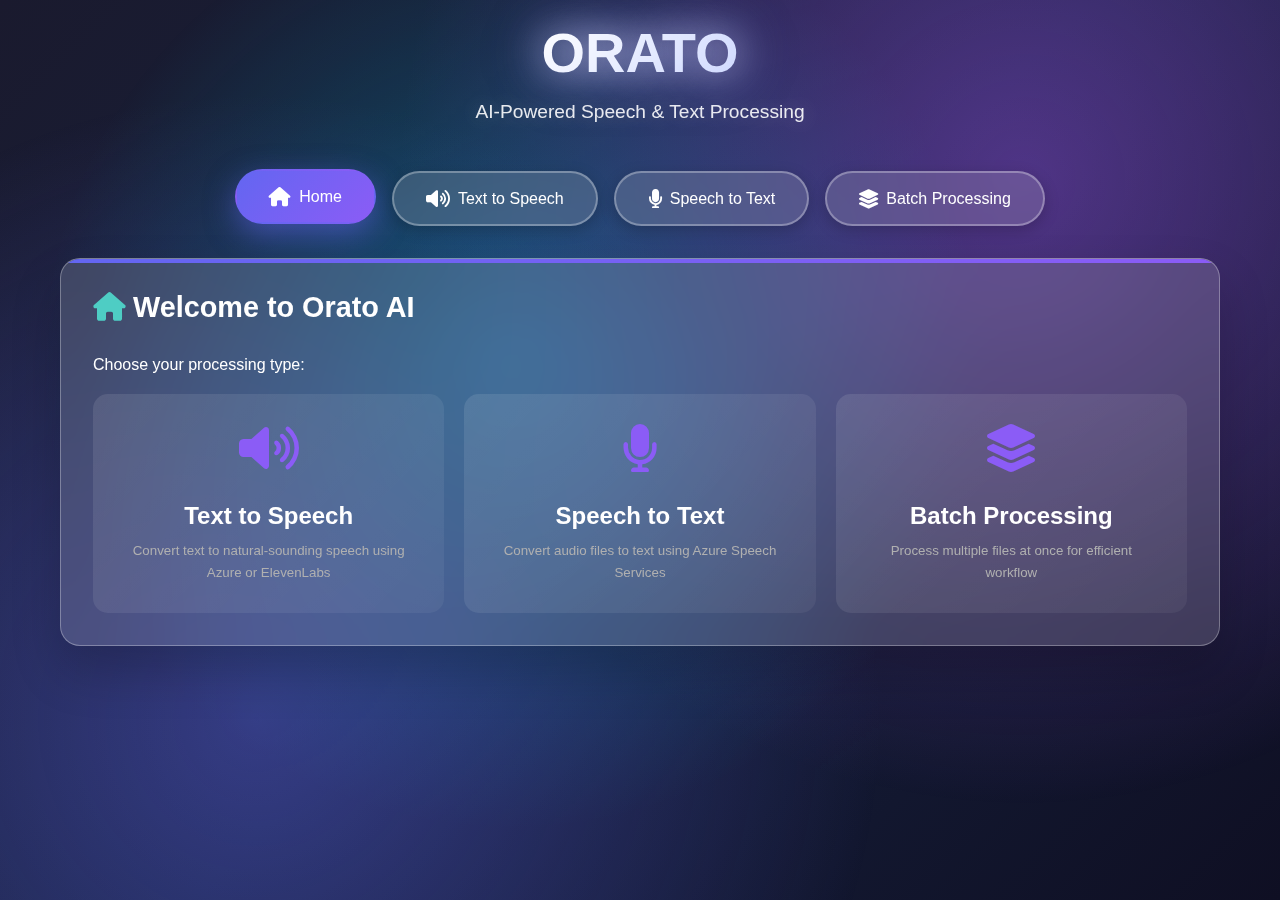
<file: templates/index.html>
<!DOCTYPE html>
<html lang="en">
<head>
    <meta charset="UTF-8">
    <meta name="viewport" content="width=device-width, initial-scale=1.0">
    <title>Orato AI - Speech & Text Processing</title>
    <link rel="stylesheet" href="/static/style.css">
    <link rel="stylesheet" href="https://cdnjs.cloudflare.com/ajax/libs/font-awesome/6.0.0/css/all.min.css">
    <link rel="icon" href="data:image/svg+xml,<svg xmlns='http://www.w3.org/2000/svg' viewBox='0 0 100 100'><text y='.9em' font-size='90'>🎤</text></svg>">
</head>
<body>
    <div class="container">
        <header class="header">
            <div class="logo">
                <h1>ORATO</h1>
                <p class="tagline">AI-Powered Speech & Text Processing</p>
            </div>
        </header>

        <!-- Navigation Tabs -->
        <nav class="tab-navigation">
            <button class="tab-btn active" data-tab="home">
                <i class="fas fa-home"></i>
                <span>Home</span>
            </button>
            <button class="tab-btn" data-tab="tts">
                <i class="fas fa-volume-up"></i>
                <span>Text to Speech</span>
            </button>
            <button class="tab-btn" data-tab="stt">
                <i class="fas fa-microphone"></i>
                <span>Speech to Text</span>
            </button>
            <button class="tab-btn" data-tab="batch">
                <i class="fas fa-layer-group"></i>
                <span>Batch Processing</span>
            </button>
        </nav>

        <!-- Main Content -->
        <main class="main-content">
            <!-- Home Tab -->
            <div class="tab-content active" id="home-tab">
                <div class="card">
                    <div class="card-header">
                        <h2><i class="fas fa-home"></i> Welcome to Orato AI</h2>
                    </div>
                    <div class="card-body">
                        <p>Choose your processing type:</p>
                        <div class="feature-grid">
                            <button class="feature-card" data-tab="tts">
                                <i class="fas fa-volume-up"></i>
                                <h3>Text to Speech</h3>
                                <p>Convert text to natural-sounding speech using Azure or ElevenLabs</p>
                            </button>
                            <button class="feature-card" data-tab="stt">
                                <i class="fas fa-microphone"></i>
                                <h3>Speech to Text</h3>
                                <p>Convert audio files to text using Azure Speech Services</p>
                            </button>
                            <button class="feature-card" data-tab="batch">
                                <i class="fas fa-layer-group"></i>
                                <h3>Batch Processing</h3>
                                <p>Process multiple files at once for efficient workflow</p>
                            </button>
                        </div>
                    </div>
                </div>
            </div>

            <!-- Text to Speech Tab -->
            <div class="tab-content" id="tts-tab">
                <div class="card">
                    <div class="card-header">
                        <h2><i class="fas fa-volume-up"></i> Text to Speech</h2>
                        <div class="provider-selector">
                            <label class="radio-container">
                                <input type="radio" name="tts-provider" value="azure" checked>
                                <span class="radio-custom"></span>
                                <span class="radio-label">Azure</span>
                            </label>
                            <label class="radio-container">
                                <input type="radio" name="tts-provider" value="elevenlabs">
                                <span class="radio-custom"></span>
                                <span class="radio-label">ElevenLabs</span>
                            </label>
                        </div>
                    </div>
                    
                    <div class="card-body">
                        <div class="form-group">
                            <label for="tts-text">Text to Convert</label>
                            <textarea id="tts-text" placeholder="Enter the text you want to convert to speech..." rows="4"></textarea>
                        </div>

                        <div class="form-group">
                            <label for="tts-language">Language</label>
                            <input type="text" id="tts-language" placeholder="e.g., en-US, ar-SA, hi-IN, fr-FR, ps-AF, prs-AF" value="en-US">
                        </div>

                        <!-- Azure Fields -->
                        <div class="azure-only">
                            <div class="form-group">
                                <label for="tts-voice">Voice Name</label>
                                <input type="text" id="tts-voice" placeholder="e.g., en-US-AvaNeural, ar-SA-ZariyahNeural" value="en-US-AvaNeural">
                            </div>
                            <div class="form-group">
                                <label for="tts-api-key">Azure API Key</label>
                                <input type="password" id="tts-api-key" placeholder="Enter your Azure API key">
                            </div>
                            <div class="form-group">
                                <label for="tts-region">Azure Region</label>
                                <input type="text" id="tts-region" placeholder="e.g., eastus, westus2, centralus" value="eastus">
                            </div>
                        </div>

                        <!-- ElevenLabs Fields -->
                        <div class="elevenlabs-only" style="display: none;">
                            <div class="form-group">
                                <label for="tts-elevenlabs-key">ElevenLabs API Key</label>
                                <input type="password" id="tts-elevenlabs-key" placeholder="Enter your ElevenLabs API key">
                            </div>
                            <div class="form-group">
                                <label for="tts-elevenlabs-voice">ElevenLabs Voice ID</label>
                                <input type="text" id="tts-elevenlabs-voice" placeholder="Enter ElevenLabs Voice ID">
                            </div>
                        </div>

                        <button id="tts-generate" class="btn-primary">
                            <i class="fas fa-magic"></i> Generate Speech
                        </button>
                    </div>
                </div>

                <div class="result-area" id="tts-result" style="display: none;">
                    <div class="card">
                        <div class="card-header">
                            <h2><i class="fas fa-file-audio"></i> Generated Audio</h2>
                        </div>
                        <div class="card-body">
                            <div class="audio-player">
                                <div class="waveform" id="waveform">
                                    <div class="waveform-container">
                                        <div class="wave-bar"></div>
                                        <div class="wave-bar"></div>
                                        <div class="wave-bar"></div>
                                        <div class="wave-bar"></div>
                                        <div class="wave-bar"></div>
                                        <div class="wave-bar"></div>
                                        <div class="wave-bar"></div>
                                        <div class="wave-bar"></div>
                                        <div class="wave-bar"></div>
                                        <div class="wave-bar"></div>
                                        <div class="wave-bar"></div>
                                        <div class="wave-bar"></div>
                                        <div class="wave-bar"></div>
                                        <div class="wave-bar"></div>
                                        <div class="wave-bar"></div>
                                        <div class="wave-bar"></div>
                                        <div class="wave-bar"></div>
                                        <div class="wave-bar"></div>
                                        <div class="wave-bar"></div>
                                        <div class="wave-bar"></div>
                                    </div>
                                </div>
                                <div class="player-controls">
                                    <button id="play-btn" class="btn-play">
                                        <i class="fas fa-play"></i>
                                    </button>
                                    <div class="progress-container">
                                        <div class="progress-bar" id="progress-bar">
                                            <div class="progress" id="progress"></div>
                                        </div>
                                        <div class="time" id="time">0:00 / 0:00</div>
                                    </div>
                                    <button id="download-btn" class="btn-download">
                                        <i class="fas fa-download"></i> Download
                                    </button>
                                </div>
                            </div>
                        </div>
                    </div>
                </div>
            </div>

            <!-- Speech to Text Tab -->
            <div class="tab-content" id="stt-tab">
                <div class="card">
                    <div class="card-header">
                        <h2><i class="fas fa-microphone"></i> Speech to Text</h2>
                    </div>
                    
                    <div class="card-body">
                        <div class="upload-area" id="stt-upload-area">
                            <div class="upload-content">
                                <i class="fas fa-cloud-upload-alt"></i>
                                <h3>Drop audio file here</h3>
                                <p>or click to browse</p>
                                <input type="file" id="stt-file" accept="audio/*" style="display: none;">
                            </div>
                        </div>

                        <div class="form-group">
                            <label for="stt-language">Language</label>
                            <input type="text" id="stt-language" placeholder="e.g., en-US, ar-SA, hi-IN, fr-FR, ps-AF, prs-AF" value="en-US">
                        </div>

                        <div class="form-group">
                            <label for="stt-api-key">Azure API Key</label>
                            <input type="password" id="stt-api-key" placeholder="Enter your Azure API key">
                        </div>

                        <div class="form-group">
                            <label for="stt-region">Azure Region</label>
                            <input type="text" id="stt-region" placeholder="e.g., eastus, westus2, centralus" value="eastus">
                        </div>

                        <button id="stt-process" class="btn-primary">
                            <i class="fas fa-cog"></i> Process Audio
                        </button>
                    </div>
                </div>

                <div class="result-area" id="stt-result" style="display: none;">
                    <div class="card">
                        <div class="card-header">
                            <h2><i class="fas fa-file-text"></i> Transcription Result</h2>
                        </div>
                        <div class="card-body">
                            <div class="text-result" id="stt-text"></div>
                        </div>
                    </div>
                </div>
            </div>

            <!-- Batch Processing Tab -->
            <div class="tab-content" id="batch-tab">
                <div class="card">
                    <div class="card-header">
                        <h2><i class="fas fa-layer-group"></i> Batch Processing</h2>
                        <div class="provider-selector">
                            <label class="radio-container">
                                <input type="radio" name="batch-provider" value="azure" checked>
                                <span class="radio-custom"></span>
                                <span class="radio-label">Azure</span>
                            </label>
                        </div>
                    </div>
                    
                    <div class="card-body">
                        <div class="processing-type">
                            <label class="radio-container">
                                <input type="radio" name="batch-type" value="tts" checked>
                                <span class="radio-custom"></span>
                                <span class="radio-label">Text to Speech</span>
                            </label>
                        </div>

                        <div class="upload-area" id="batch-upload-area">
                            <div class="upload-content">
                                <i class="fas fa-cloud-upload-alt"></i>
                                <h3>Drop JSON file here</h3>
                                <p>or click to browse</p>
                                <input type="file" id="batch-file" accept=".json" style="display: none;">
                            </div>
                        </div>

                        <div class="form-group">
                            <label for="batch-language">Language</label>
                            <input type="text" id="batch-language" placeholder="e.g., en-US, ar-SA, hi-IN, fr-FR, ps-AF, prs-AF" value="en-US">
                        </div>

                        <!-- Azure Fields -->
                        <div class="azure-only">
                            <div class="form-group">
                                <label for="batch-voice">Voice Name</label>
                                <input type="text" id="batch-voice" placeholder="e.g., en-US-AvaNeural, ar-SA-ZariyahNeural" value="en-US-AvaNeural">
                            </div>
                            <div class="form-group">
                                <label for="batch-api-key">Azure API Key</label>
                                <input type="password" id="batch-api-key" placeholder="Enter your Azure API key">
                            </div>
                            <div class="form-group">
                                <label for="batch-region">Azure Region</label>
                                <input type="text" id="batch-region" placeholder="e.g., eastus, westus2, centralus" value="eastus">
                            </div>
                        </div>

                        <button id="batch-process" class="btn-primary">
                            <i class="fas fa-cog"></i> Process Batch
                        </button>
                    </div>
                </div>

                <div class="result-area" id="batch-result" style="display: none;">
                    <div class="card">
                        <div class="card-header">
                            <h2><i class="fas fa-file-download"></i> Batch Results</h2>
                        </div>
                        <div class="card-body">
                            <div class="text-result" id="batch-text"></div>
                            <button id="batch-download" class="btn-download">
                                <i class="fas fa-download"></i> Download ZIP File
                            </button>
                            <a id="batch-download-link" href="#" style="display: none;" download>Hidden Download Link</a>
                        </div>
                    </div>
                </div>
            </div>
        </main>
    </div>

    <script src="/static/script.js"></script>
</body>
</html>
</file>
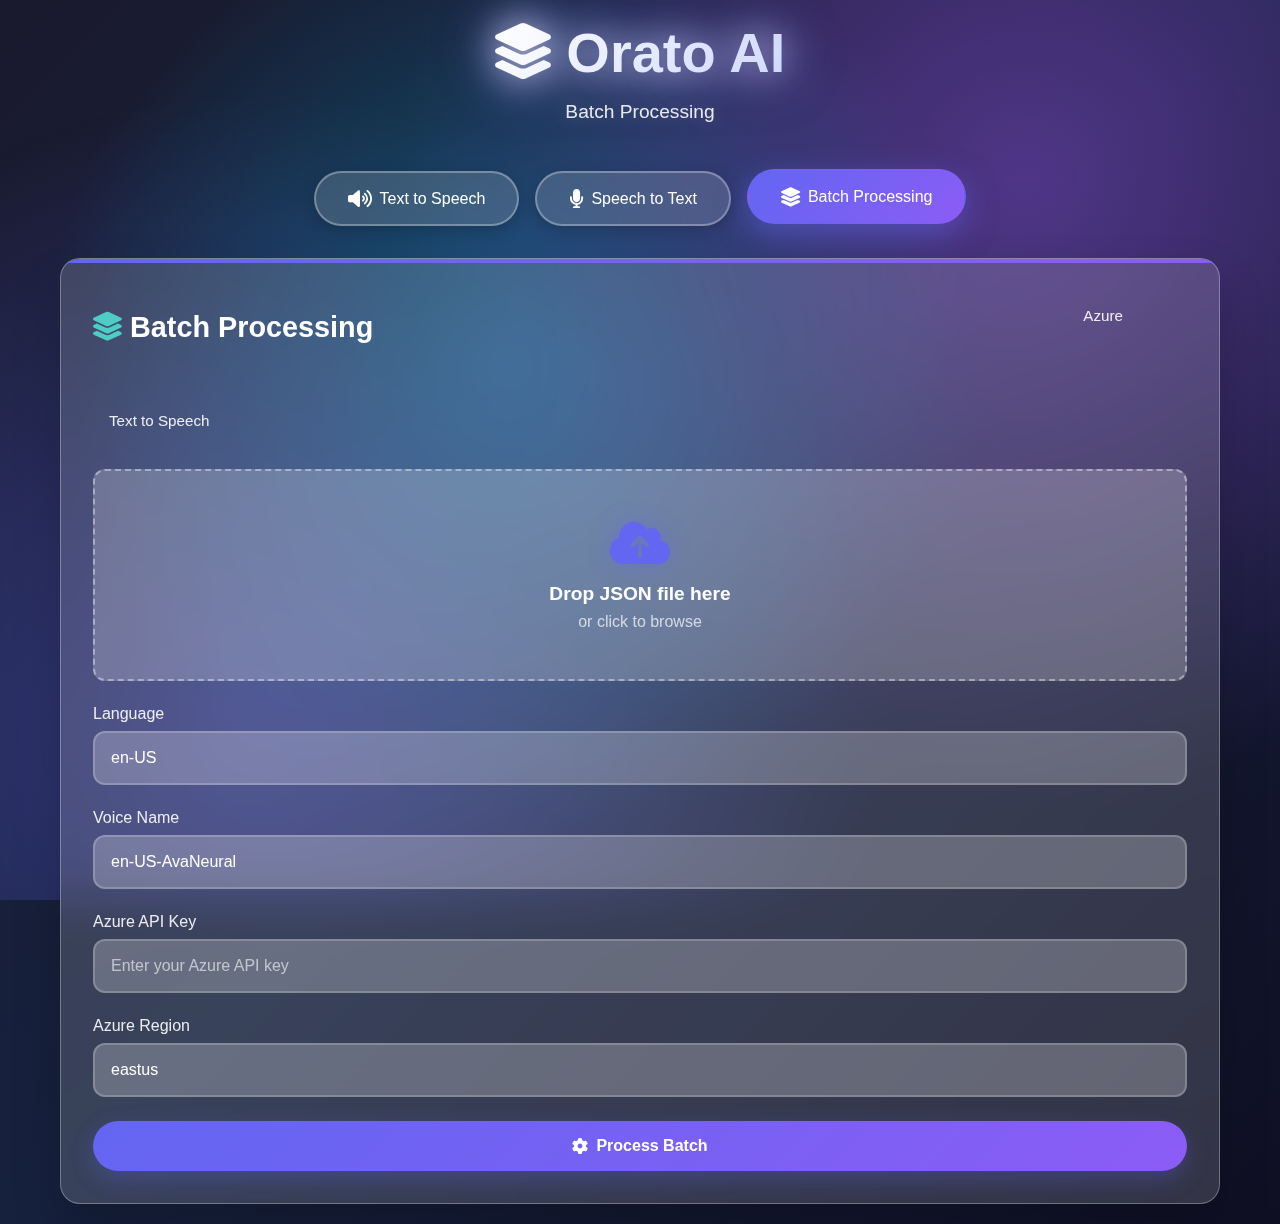
<file: templates/batch.html>
<!DOCTYPE html>
<html lang="en">
<head>
    <meta charset="UTF-8">
    <meta name="viewport" content="width=device-width, initial-scale=1.0">
    <title>Batch Processing - Orato AI</title>
    <link rel="stylesheet" href="/static/style.css">
    <link rel="stylesheet" href="https://cdnjs.cloudflare.com/ajax/libs/font-awesome/6.0.0/css/all.min.css">
    <link rel="icon" href="data:image/svg+xml,<svg xmlns='http://www.w3.org/2000/svg' viewBox='0 0 100 100'><text y='.9em' font-size='90'>📦</text></svg>">
</head>
<body>
    <div class="container">
        <header class="header">
            <div class="logo">
                <h1><i class="fas fa-layer-group"></i> Orato AI</h1>
                <p class="tagline">Batch Processing</p>
            </div>
        </header>

        <!-- Navigation Tabs -->
        <nav class="tab-navigation">
            <a href="/tts" class="tab-btn">
                <i class="fas fa-volume-up"></i>
                <span>Text to Speech</span>
            </a>
            <a href="/stt" class="tab-btn">
                <i class="fas fa-microphone"></i>
                <span>Speech to Text</span>
            </a>
            <a href="/batch" class="tab-btn active">
                <i class="fas fa-layer-group"></i>
                <span>Batch Processing</span>
            </a>
        </nav>

        <main class="main-content">
            <div class="card">
                <div class="card-header">
                    <h2><i class="fas fa-layer-group"></i> Batch Processing</h2>
                    <div class="provider-selector">
                        <label class="radio-container">
                            <input type="radio" name="batch-provider" value="azure" checked>
                            <span class="radio-label">Azure</span>
                        </label>
                       <!--- <label class="radio-container">
                            <input type="radio" name="batch-provider" value="elevenlabs">
                            <span class="radio-label">ElevenLabs</span>
                        </label>-->
                    </div>
                </div>
                
                <div class="card-body">
                    <div class="processing-type">
                        <label class="radio-container">
                            <input type="radio" name="batch-type" value="tts" checked>
                            <span class="radio-label">Text to Speech</span>
                        </label>
                       <!--<label class="radio-container">
                            <input type="radio" name="batch-type" value="stt">
                            <span class="radio-label">Speech to Text</span>
                        </label>-->
                    </div>

                    <div class="upload-area" id="batch-upload-area">
                        <div class="upload-content">
                            <i class="fas fa-cloud-upload-alt"></i>
                            <h3>Drop JSON file here</h3>
                            <p>or click to browse</p>
                            <input type="file" id="batch-file" accept=".json" style="display: none;">
                        </div>
                    </div>

                    <div class="form-group">
                        <label for="batch-language">Language</label>
                        <input type="text" id="batch-language" placeholder="e.g., en-US, ar-SA, hi-IN, fr-FR, ps-AF, prs-AF" value="en-US">
                    </div>

                    <!-- Azure Fields -->
                    <div class="azure-only">
                        <div class="form-group">
                            <label for="batch-voice">Voice Name</label>
                            <input type="text" id="batch-voice" placeholder="e.g., en-US-AvaNeural, ar-SA-ZariyahNeural" value="en-US-AvaNeural">
                        </div>
                        <div class="form-group">
                            <label for="batch-api-key">Azure API Key</label>
                            <input type="password" id="batch-api-key" placeholder="Enter your Azure API key">
                        </div>
                        <div class="form-group">
                            <label for="batch-region">Azure Region</label>
                            <input type="text" id="batch-region" placeholder="e.g., eastus, westus2, centralus" value="eastus">
                        </div>
                    </div>

                    <!-- ElevenLabs Fields -->
                    <div class="elevenlabs-only" style="display: none;">
                        <div class="form-group">
                            <label for="batch-elevenlabs-key">ElevenLabs API Key</label>
                            <input type="password" id="batch-elevenlabs-key" placeholder="Enter your ElevenLabs API key">
                        </div>
                        <div class="form-group">
                            <label for="batch-elevenlabs-voice">ElevenLabs Voice ID</label>
                            <input type="text" id="batch-elevenlabs-voice" placeholder="Enter ElevenLabs Voice ID">
                        </div>
                    </div>

                    <button id="batch-process" class="btn-primary">
                        <i class="fas fa-cog"></i> Process Batch
                    </button>
                </div>
            </div>

            <div class="result-area" id="batch-result" style="display: none;">
                <div class="card">
                    <div class="card-header">
                        <h2><i class="fas fa-file-download"></i> Batch Results</h2>
                    </div>
                    <div class="card-body">
                        <div class="text-result" id="batch-text"></div>
                        <button id="batch-download" class="btn-download">
                            <i class="fas fa-download"></i> Download ZIP File
                        </button>
                        <a id="batch-download-link" href="#" style="display: none;" download>Hidden Download Link</a>
                    </div>
                </div>
            </div>
        </main>
    </div>

    <script>
        // Global reference to file input to prevent it from being lost
        let globalBatchFileInput = null;
        
        document.addEventListener('DOMContentLoaded', () => {
            console.log('Batch Page Loaded');
            
            // Provider switching
            document.querySelectorAll('input[name="batch-provider"]').forEach(radio => {
                radio.addEventListener('change', (e) => {
                    const azureFields = document.querySelectorAll('.azure-only');
                    const elevenlabsFields = document.querySelectorAll('.elevenlabs-only');
                    
                    if (e.target.value === 'azure') {
                        azureFields.forEach(field => field.style.display = 'block');
                        elevenlabsFields.forEach(field => field.style.display = 'none');
                    } else {
                        azureFields.forEach(field => field.style.display = 'none');
                        elevenlabsFields.forEach(field => field.style.display = 'block');
                    }
                });
            });

            // Batch type switching
            document.querySelectorAll('input[name="batch-type"]').forEach(radio => {
                radio.addEventListener('change', (e) => {
                    const voiceField = document.getElementById('batch-voice');
                    const languageField = document.getElementById('batch-language');
                    
                    if (e.target.value === 'stt') {
                        voiceField.style.display = 'none';
                        voiceField.previousElementSibling.style.display = 'none';
                        languageField.placeholder = 'e.g., en-US, ar-SA, hi-IN, fr-FR, ps-AF, prs-AF';
                    } else {
                        voiceField.style.display = 'block';
                        voiceField.previousElementSibling.style.display = 'block';
                        languageField.placeholder = 'e.g., en-US, ar-SA, hi-IN, fr-FR, ps-AF, prs-AF';
                    }
                });
            });

            // File upload
            const batchUploadArea = document.getElementById('batch-upload-area');
            const batchFileInput = document.getElementById('batch-file');
            
            // Store global reference
            globalBatchFileInput = batchFileInput;
            
            batchUploadArea.addEventListener('click', () => {
                globalBatchFileInput.click();
            });

            globalBatchFileInput.addEventListener('change', (e) => {
                if (e.target.files && e.target.files.length > 0) {
                    // Update only the upload-content div, not the entire innerHTML
                    const uploadContent = batchUploadArea.querySelector('.upload-content');
                    if (uploadContent) {
                        uploadContent.innerHTML = `
                            <i class="fas fa-check-circle" style="color: #28a745;"></i>
                            <h3>File Selected</h3>
                            <p>${e.target.files[0].name}</p>
                        `;
                    }
                    document.getElementById('batch-process').disabled = false;
                }
            });

            // Process button
            document.getElementById('batch-process').addEventListener('click', async () => {
                // Use global reference instead of searching for element again
                const fileInput = globalBatchFileInput || document.getElementById('batch-file');
                const language = document.getElementById('batch-language').value;
                const provider = document.querySelector('input[name="batch-provider"]:checked').value;
                const batchType = document.querySelector('input[name="batch-type"]:checked').value;
                
                console.log('Batch Process Debug:', {
                    fileInput: fileInput,
                    globalFileInput: globalBatchFileInput,
                    files: fileInput ? fileInput.files : 'no fileInput',
                    filesLength: fileInput && fileInput.files ? fileInput.files.length : 'no files'
                });
                
                if (!fileInput) {
                    alert('File input not found!');
                    return;
                }
                
                if (!fileInput.files || fileInput.files.length === 0) {
                    alert('Please select a JSON file first');
                    return;
                }

                let apiKey, region, voice, elevenlabsVoice;
                
                if (provider === 'azure') {
                    voice = document.getElementById('batch-voice').value;
                    apiKey = document.getElementById('batch-api-key').value;
                    region = document.getElementById('batch-region').value;
                    
                    if (!voice) {
                        alert('Please enter a voice name for Azure');
                        return;
                    }
                    if (!apiKey) {
                        alert('Please enter your Azure API key');
                        return;
                    }
                } else {
                    apiKey = document.getElementById('batch-elevenlabs-key').value;
                    elevenlabsVoice = document.getElementById('batch-elevenlabs-voice').value;
                    
                    if (!apiKey) {
                        alert('Please enter your ElevenLabs API key');
                        return;
                    }
                    if (!elevenlabsVoice) {
                        alert('Please enter ElevenLabs Voice ID');
                        return;
                    }
                }

                const button = document.getElementById('batch-process');
                const originalText = button.innerHTML;
                button.innerHTML = '<i class="fas fa-spinner fa-spin"></i> Processing...';
                button.disabled = true;

                try {
                    const formData = new FormData();
                    formData.append('file', fileInput.files[0]);
                    formData.append('language', language);
                    if (provider === 'azure') {
                        formData.append('voice', voice);
                        formData.append('region', region);
                    }
                    formData.append('provider', provider);
                    formData.append('api_key', apiKey);
                    if (provider === 'elevenlabs') {
                        formData.append('elevenlabs_voice', elevenlabsVoice);
                    }
                    formData.append('batch_type', batchType);

                    const response = await fetch('/api/batch', {
                        method: 'POST',
                        body: formData
                    });

                    const result = await response.json();
                    
                    if (result.success) {
                        document.getElementById('batch-text').textContent = result.message;
                        document.getElementById('batch-result').style.display = 'block';
                        
                        // Show download link for ZIP file
                        const downloadLink = document.getElementById('batch-download-link');
                        downloadLink.href = result.download_url;
                        downloadLink.style.display = 'block';
                    } else {
                        alert('Error: ' + (result.error || 'Unknown error occurred'));
                    }

                } catch (error) {
                    console.error('Error:', error);
                    alert('Error processing batch: ' + error.message);
                } finally {
                    button.innerHTML = originalText;
                    button.disabled = false;
                }
            });

            // Download button - now downloads ZIP file directly
            document.getElementById('batch-download').addEventListener('click', () => {
                const downloadLink = document.getElementById('batch-download-link');
                if (downloadLink.href) {
                    downloadLink.click();
                } else {
                    alert('No file available for download');
                }
            });
        });
    </script>
</body>
</html>
</file>
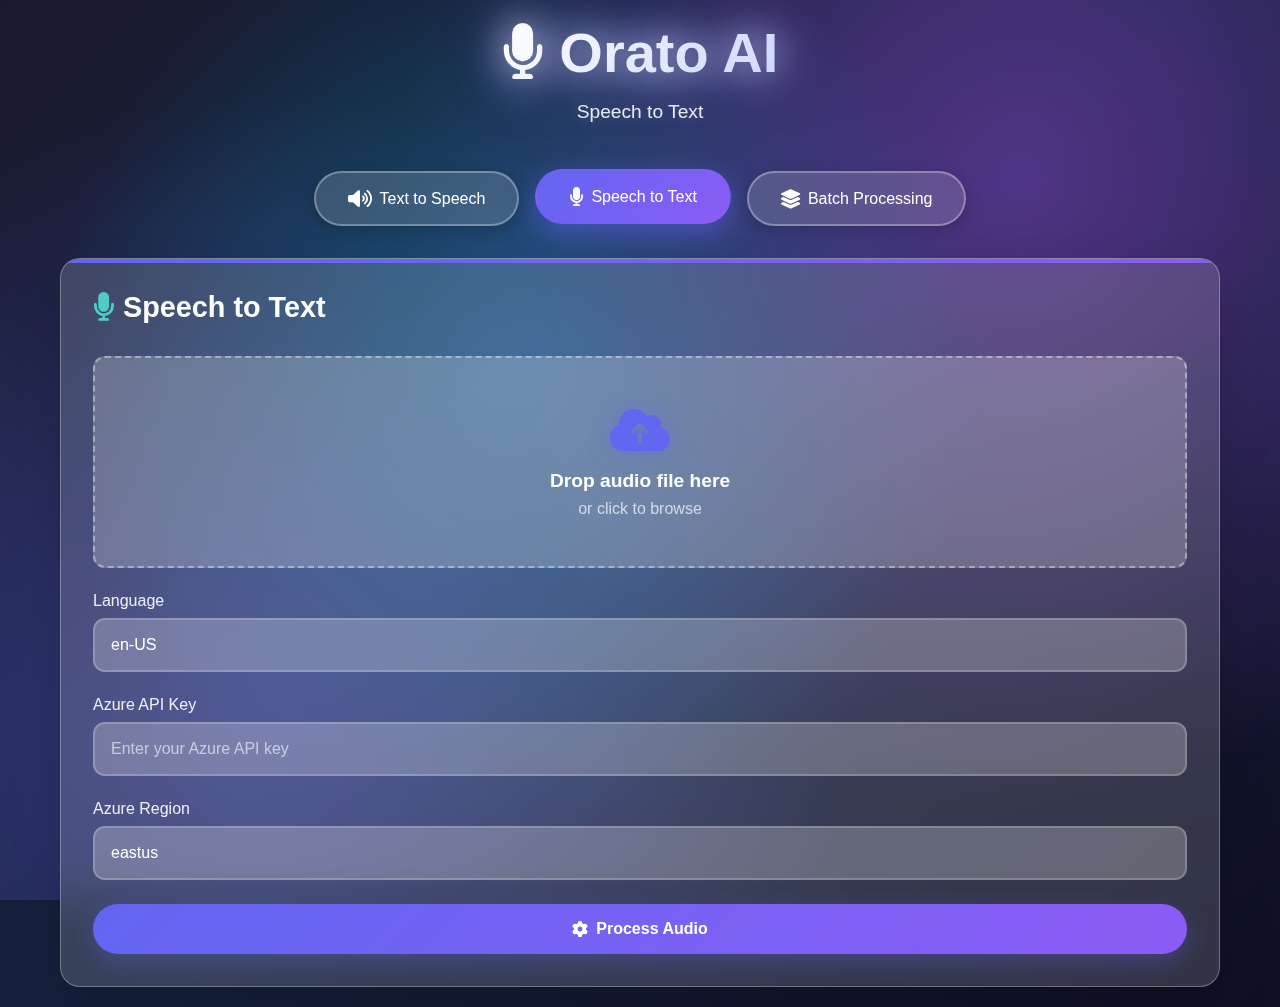
<file: templates/stt.html>
<!DOCTYPE html>
<html lang="en">
<head>
    <meta charset="UTF-8">
    <meta name="viewport" content="width=device-width, initial-scale=1.0">
    <title>Speech to Text - Orato AI</title>
    <link rel="stylesheet" href="/static/style.css">
    <link rel="stylesheet" href="https://cdnjs.cloudflare.com/ajax/libs/font-awesome/6.0.0/css/all.min.css">
    <link rel="icon" href="data:image/svg+xml,<svg xmlns='http://www.w3.org/2000/svg' viewBox='0 0 100 100'><text y='.9em' font-size='90'>🎤</text></svg>">
</head>
<body>
    <div class="container">
        <header class="header">
            <div class="logo">
                <h1><i class="fas fa-microphone"></i> Orato AI</h1>
                <p class="tagline">Speech to Text</p>
            </div>
        </header>

        <!-- Navigation Tabs -->
        <nav class="tab-navigation">
            <a href="/tts" class="tab-btn">
                <i class="fas fa-volume-up"></i>
                <span>Text to Speech</span>
            </a>
            <a href="/stt" class="tab-btn active">
                <i class="fas fa-microphone"></i>
                <span>Speech to Text</span>
            </a>
            <a href="/batch" class="tab-btn">
                <i class="fas fa-layer-group"></i>
                <span>Batch Processing</span>
            </a>
        </nav>

        <main class="main-content">
            <div class="card">
                <div class="card-header">
                    <h2><i class="fas fa-microphone"></i> Speech to Text</h2>
                </div>
                
                <div class="card-body">
                    <div class="upload-area" id="stt-upload-area">
                        <div class="upload-content">
                            <i class="fas fa-cloud-upload-alt"></i>
                            <h3>Drop audio file here</h3>
                            <p>or click to browse</p>
                            <input type="file" id="stt-file" accept="audio/*" style="display: none;">
                        </div>
                    </div>

                    <div class="form-group">
                        <label for="stt-language">Language</label>
                        <input type="text" id="stt-language" placeholder="e.g., en-US, ar-SA, hi-IN, fr-FR, ps-AF, prs-AF" value="en-US">
                    </div>

                    <div class="form-group">
                        <label for="stt-api-key">Azure API Key</label>
                        <input type="password" id="stt-api-key" placeholder="Enter your Azure API key">
                    </div>

                    <div class="form-group">
                        <label for="stt-region">Azure Region</label>
                        <input type="text" id="stt-region" placeholder="e.g., eastus, westus2, centralus" value="eastus">
                    </div>

                    <button id="stt-process" class="btn-primary">
                        <i class="fas fa-cog"></i> Process Audio
                    </button>
                </div>
            </div>

            <div class="result-area" id="stt-result" style="display: none;">
                <div class="card">
                    <div class="card-header">
                        <h2><i class="fas fa-file-text"></i> Transcription Result</h2>
                    </div>
                    <div class="card-body">
                        <div class="text-result" id="stt-text"></div>
                    </div>
                </div>
            </div>
        </main>
    </div>

    <script>
        // Global reference to file input to prevent it from being lost
        let globalSttFileInput = null;
        
        document.addEventListener('DOMContentLoaded', () => {
            console.log('STT Page Loaded');
            
            const sttFile = document.getElementById('stt-file');
            const sttUploadArea = document.getElementById('stt-upload-area');
            const sttProcessBtn = document.getElementById('stt-process');
            
            // Store global reference
            globalSttFileInput = sttFile;
            
            console.log('STT Elements:', {
                sttFile: sttFile,
                sttUploadArea: sttUploadArea,
                sttProcessBtn: sttProcessBtn
            });

            // Check if elements are found
            if (!sttFile) {
                console.error('STT file input not found!');
                alert('STT file input not found! Please refresh the page.');
                return;
            }
            
            if (!sttUploadArea) {
                console.error('STT upload area not found!');
                alert('STT upload area not found! Please refresh the page.');
                return;
            }
            
            if (!sttProcessBtn) {
                console.error('STT process button not found!');
                alert('STT process button not found! Please refresh the page.');
                return;
            }

            // Setup file upload
            sttUploadArea.addEventListener('click', () => {
                console.log('Upload area clicked');
                globalSttFileInput.click();
            });

            globalSttFileInput.addEventListener('change', (e) => {
                console.log('File selected:', e.target.files);
                if (e.target.files && e.target.files.length > 0) {
                    console.log('File name:', e.target.files[0].name);
                    // Update only the upload-content div, not the entire innerHTML
                    const uploadContent = sttUploadArea.querySelector('.upload-content');
                    if (uploadContent) {
                        uploadContent.innerHTML = `
                            <i class="fas fa-check-circle" style="color: #28a745;"></i>
                            <h3>File Selected</h3>
                            <p>${e.target.files[0].name}</p>
                        `;
                    }
                    sttProcessBtn.disabled = false;
                }
            });

            // Setup process button
            sttProcessBtn.addEventListener('click', async () => {
                console.log('Process button clicked');
                
                // Use global reference instead of searching for element again
                const fileInput = globalSttFileInput || document.getElementById('stt-file');
                const language = document.getElementById('stt-language').value;
                const apiKey = document.getElementById('stt-api-key').value;
                const region = document.getElementById('stt-region').value;

                console.log('STT Process Debug:', {
                    fileInput: fileInput,
                    globalFileInput: globalSttFileInput,
                    files: fileInput ? fileInput.files : 'no fileInput',
                    filesLength: fileInput && fileInput.files ? fileInput.files.length : 'no files',
                    language: language,
                    apiKey: apiKey ? 'present' : 'missing',
                    region: region
                });

                if (!fileInput) {
                    alert('File input not found!');
                    return;
                }

                if (!fileInput.files || fileInput.files.length === 0) {
                    alert('Please select an audio file first');
                    return;
                }

                if (!apiKey) {
                    alert('Please enter your Azure API key');
                    return;
                }

                // Process the file
                const formData = new FormData();
                formData.append('audio', fileInput.files[0]);
                formData.append('language', language);
                formData.append('api_key', apiKey);
                formData.append('region', region);

                try {
                    sttProcessBtn.innerHTML = '<i class="fas fa-spinner fa-spin"></i> Processing...';
                    sttProcessBtn.disabled = true;

                    const response = await fetch('/api/stt', {
                        method: 'POST',
                        body: formData
                    });

                    const result = await response.json();
                    
                    if (result.success) {
                        document.getElementById('stt-text').textContent = result.text;
                        document.getElementById('stt-result').style.display = 'block';
                    } else {
                        alert('Error: ' + (result.error || 'Unknown error occurred'));
                    }

                } catch (error) {
                    console.error('Error:', error);
                    alert('Error processing audio: ' + error.message);
                } finally {
                    sttProcessBtn.innerHTML = '<i class="fas fa-cog"></i> Process Audio';
                    sttProcessBtn.disabled = false;
                }
            });
        });
    </script>
</body>
</html>
</file>
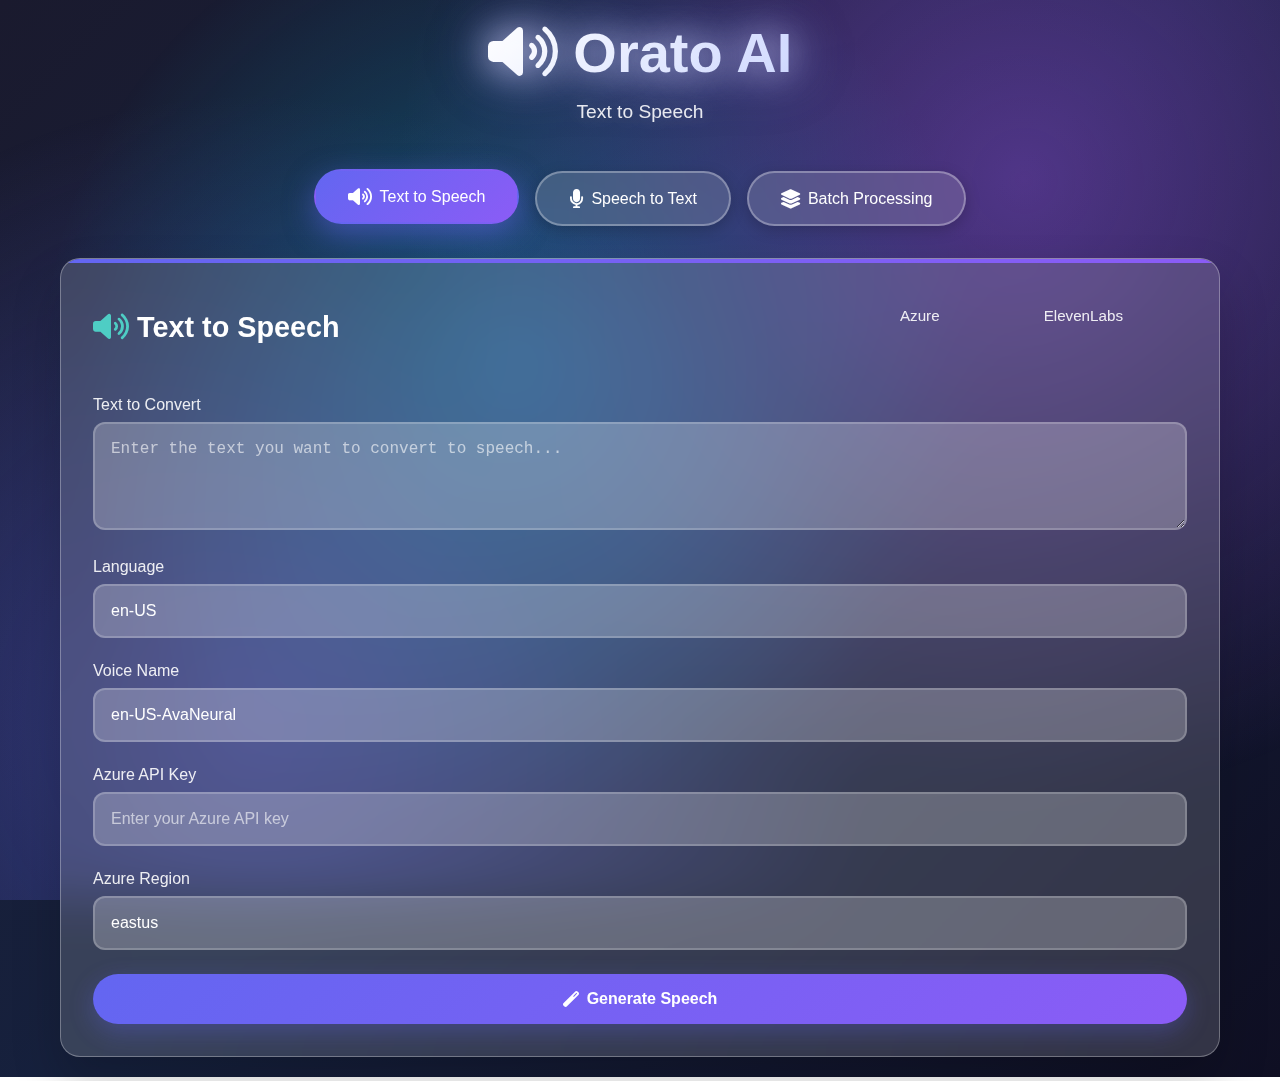
<file: templates/tts.html>
<!DOCTYPE html>
<html lang="en">
<head>
    <meta charset="UTF-8">
    <meta name="viewport" content="width=device-width, initial-scale=1.0">
    <title>Text to Speech - Orato AI</title>
    <link rel="stylesheet" href="/static/style.css">
    <link rel="stylesheet" href="https://cdnjs.cloudflare.com/ajax/libs/font-awesome/6.0.0/css/all.min.css">
    <link rel="icon" href="data:image/svg+xml,<svg xmlns='http://www.w3.org/2000/svg' viewBox='0 0 100 100'><text y='.9em' font-size='90'>🔊</text></svg>">
</head>
<body>
    <div class="container">
        <header class="header">
            <div class="logo">
                <h1><i class="fas fa-volume-up"></i> Orato AI</h1>
                <p class="tagline">Text to Speech</p>
            </div>
        </header>

        <!-- Navigation Tabs -->
        <nav class="tab-navigation">
            <a href="/tts" class="tab-btn active">
                <i class="fas fa-volume-up"></i>
                <span>Text to Speech</span>
            </a>
            <a href="/stt" class="tab-btn">
                <i class="fas fa-microphone"></i>
                <span>Speech to Text</span>
            </a>
            <a href="/batch" class="tab-btn">
                <i class="fas fa-layer-group"></i>
                <span>Batch Processing</span>
            </a>
        </nav>

        <main class="main-content">
            <div class="card">
                <div class="card-header">
                    <h2><i class="fas fa-volume-up"></i> Text to Speech</h2>
                    <div class="provider-selector">
                        <label class="radio-container">
                            <input type="radio" name="tts-provider" value="azure" checked>
                            <span class="radio-label">Azure</span>
                        </label>
                        <label class="radio-container">
                            <input type="radio" name="tts-provider" value="elevenlabs">
                            <span class="radio-label">ElevenLabs</span>
                        </label>
                    </div>
                </div>
                
                <div class="card-body">
                    <div class="form-group">
                        <label for="tts-text">Text to Convert</label>
                        <textarea id="tts-text" placeholder="Enter the text you want to convert to speech..." rows="4"></textarea>
                    </div>

                    <div class="form-group">
                        <label for="tts-language">Language</label>
                        <input type="text" id="tts-language" placeholder="e.g., en-US, ar-SA, hi-IN, fr-FR, ps-AF, prs-AF" value="en-US">
                    </div>

                    <!-- Azure Fields -->
                    <div class="azure-only">
                        <div class="form-group">
                            <label for="tts-voice">Voice Name</label>
                            <input type="text" id="tts-voice" placeholder="e.g., en-US-AvaNeural, ar-SA-ZariyahNeural" value="en-US-AvaNeural">
                        </div>
                        <div class="form-group">
                            <label for="tts-api-key">Azure API Key</label>
                            <input type="password" id="tts-api-key" placeholder="Enter your Azure API key">
                        </div>
                        <div class="form-group">
                            <label for="tts-region">Azure Region</label>
                            <input type="text" id="tts-region" placeholder="e.g., eastus, westus2, centralus" value="eastus">
                        </div>
                    </div>

                    <!-- ElevenLabs Fields -->
                    <div class="elevenlabs-only" style="display: none;">
                        <div class="form-group">
                            <label for="tts-elevenlabs-key">ElevenLabs API Key</label>
                            <input type="password" id="tts-elevenlabs-key" placeholder="Enter your ElevenLabs API key">
                        </div>
                        <div class="form-group">
                            <label for="tts-elevenlabs-voice">ElevenLabs Voice ID</label>
                            <input type="text" id="tts-elevenlabs-voice" placeholder="Enter ElevenLabs Voice ID">
                        </div>
                    </div>

                    <button id="tts-generate" class="btn-primary">
                        <i class="fas fa-magic"></i> Generate Speech
                    </button>
                </div>
            </div>

            <div class="result-area" id="tts-result" style="display: none;">
                <div class="card">
                    <div class="card-header">
                        <h2><i class="fas fa-file-audio"></i> Generated Audio</h2>
                    </div>
                    <div class="card-body">
                        <div class="audio-player">
                            <div class="waveform" id="waveform">
                                <div class="waveform-container">
                                    <div class="wave-bar"></div>
                                    <div class="wave-bar"></div>
                                    <div class="wave-bar"></div>
                                    <div class="wave-bar"></div>
                                    <div class="wave-bar"></div>
                                    <div class="wave-bar"></div>
                                    <div class="wave-bar"></div>
                                    <div class="wave-bar"></div>
                                    <div class="wave-bar"></div>
                                    <div class="wave-bar"></div>
                                    <div class="wave-bar"></div>
                                    <div class="wave-bar"></div>
                                    <div class="wave-bar"></div>
                                    <div class="wave-bar"></div>
                                    <div class="wave-bar"></div>
                                    <div class="wave-bar"></div>
                                    <div class="wave-bar"></div>
                                    <div class="wave-bar"></div>
                                    <div class="wave-bar"></div>
                                    <div class="wave-bar"></div>
                                </div>
                            </div>
                            <div class="player-controls">
                                <button id="play-btn" class="btn-play">
                                    <i class="fas fa-play"></i>
                                </button>
                                <div class="progress-container">
                                    <div class="progress-bar" id="progress-bar">
                                        <div class="progress" id="progress"></div>
                                    </div>
                                    <div class="time" id="time">0:00 / 0:00</div>
                                </div>
                                <button id="download-btn" class="btn-download">
                                    <i class="fas fa-download"></i> Download
                                </button>
                            </div>
                        </div>
                    </div>
                </div>
            </div>
        </main>
    </div>

    <script>
        document.addEventListener('DOMContentLoaded', () => {
            console.log('TTS Page Loaded');
            
            let currentAudio = null;
            let isPlaying = false;

            // Provider switching
            document.querySelectorAll('input[name="tts-provider"]').forEach(radio => {
                radio.addEventListener('change', (e) => {
                    const azureFields = document.querySelectorAll('.azure-only');
                    const elevenlabsFields = document.querySelectorAll('.elevenlabs-only');
                    
                    if (e.target.value === 'azure') {
                        azureFields.forEach(field => field.style.display = 'block');
                        elevenlabsFields.forEach(field => field.style.display = 'none');
                    } else {
                        azureFields.forEach(field => field.style.display = 'none');
                        elevenlabsFields.forEach(field => field.style.display = 'block');
                    }
                });
            });

            // Generate button
            document.getElementById('tts-generate').addEventListener('click', async () => {
                console.log('TTS Generate button clicked');
                
                const text = document.getElementById('tts-text').value;
                const language = document.getElementById('tts-language').value;
                const provider = document.querySelector('input[name="tts-provider"]:checked').value;
                
                console.log('TTS Input values:', {
                    text: text,
                    language: language,
                    provider: provider
                });
                
                if (!text.trim()) {
                    alert('Please enter text to convert');
                    return;
                }

                let apiKey, region, voice, elevenlabsVoice;
                
                if (provider === 'azure') {
                    voice = document.getElementById('tts-voice').value;
                    apiKey = document.getElementById('tts-api-key').value;
                    region = document.getElementById('tts-region').value;
                    
                    if (!voice) {
                        alert('Please enter a voice name for Azure');
                        return;
                    }
                    if (!apiKey) {
                        alert('Please enter your Azure API key');
                        return;
                    }
                } else {
                    apiKey = document.getElementById('tts-elevenlabs-key').value;
                    elevenlabsVoice = document.getElementById('tts-elevenlabs-voice').value;
                    
                    if (!apiKey) {
                        alert('Please enter your ElevenLabs API key');
                        return;
                    }
                    if (!elevenlabsVoice) {
                        alert('Please enter ElevenLabs Voice ID');
                        return;
                    }
                }

                const button = document.getElementById('tts-generate');
                const originalText = button.innerHTML;
                button.innerHTML = '<i class="fas fa-spinner fa-spin"></i> Generating...';
                button.disabled = true;

                try {
                    const response = await fetch('/api/tts', {
                        method: 'POST',
                        headers: {
                            'Content-Type': 'application/json',
                        },
                        body: JSON.stringify({
                            text: text,
                            language: language,
                            voice_name: provider === 'azure' ? voice : undefined,
                            provider: provider,
                            api_key: apiKey,
                            region: provider === 'azure' ? region : undefined,
                            elevenlabs_voice: provider === 'elevenlabs' ? elevenlabsVoice : undefined
                        })
                    });

                    const result = await response.json();
                    
                    if (result.success) {
                        loadAudio(result.download_url);
                        document.getElementById('tts-result').style.display = 'block';
                    } else {
                        alert('Error: ' + (result.error || 'Unknown error occurred'));
                    }

                } catch (error) {
                    console.error('Error:', error);
                    alert('Error generating speech: ' + error.message);
                } finally {
                    button.innerHTML = originalText;
                    button.disabled = false;
                }
            });

            // Audio player functions
            function loadAudio(url) {
                console.log('Loading audio from URL:', url);
                
                if (currentAudio) {
                    currentAudio.pause();
                }
                
                currentAudio = new Audio(url);
                
                currentAudio.addEventListener('loadedmetadata', () => {
                    console.log('Audio metadata loaded');
                    initializeWaveform();
                    updateProgress();
                });
                
                currentAudio.addEventListener('timeupdate', () => {
                    updateProgress();
                    updateWaveformIntensity();
                });
                
                currentAudio.addEventListener('ended', () => {
                    console.log('Audio ended');
                    isPlaying = false;
                    updatePlayButton();
                    pauseWaveform();
                });
                
                currentAudio.addEventListener('error', (e) => {
                    console.error('Audio loading error:', e);
                    alert('Error loading audio: ' + e.message);
                });
            }

            function initializeWaveform() {
                const bars = document.querySelectorAll('.wave-bar');
                bars.forEach(bar => {
                    const height = Math.random() * 60 + 20;
                    bar.style.height = height + '%';
                });
            }

            function updateWaveformIntensity() {
                if (!currentAudio) return;
                
                const bars = document.querySelectorAll('.wave-bar');
                const progress = currentAudio.currentTime / currentAudio.duration;
                
                bars.forEach((bar, index) => {
                    const intensity = Math.sin((progress * Math.PI * 2) + (index * 0.3)) * 0.5 + 0.5;
                    const height = 20 + (intensity * 60);
                    bar.style.height = height + '%';
                });
            }

            function playWaveform() {
                const bars = document.querySelectorAll('.wave-bar');
                bars.forEach(bar => {
                    bar.style.animation = 'wavePulse 0.5s ease-in-out infinite alternate';
                });
            }

            function pauseWaveform() {
                const bars = document.querySelectorAll('.wave-bar');
                bars.forEach(bar => {
                    bar.style.animation = 'none';
                });
            }

            function toggleAudioPlayback() {
                if (!currentAudio) return;
                
                if (isPlaying) {
                    currentAudio.pause();
                    isPlaying = false;
                    pauseWaveform();
                } else {
                    currentAudio.play();
                    isPlaying = true;
                    playWaveform();
                }
                updatePlayButton();
            }

            function updatePlayButton() {
                const playBtn = document.getElementById('play-btn');
                const icon = playBtn.querySelector('i');
                icon.className = isPlaying ? 'fas fa-pause' : 'fas fa-play';
            }

            function updateProgress() {
                if (!currentAudio) return;
                
                const progress = document.getElementById('progress');
                const time = document.getElementById('time');
                
                const currentTime = currentAudio.currentTime;
                const duration = currentAudio.duration;
                
                if (duration) {
                    const progressPercent = (currentTime / duration) * 100;
                    progress.style.width = progressPercent + '%';
                    
                    time.textContent = `${formatTime(currentTime)} / ${formatTime(duration)}`;
                }
            }

            function formatTime(seconds) {
                const mins = Math.floor(seconds / 60);
                const secs = Math.floor(seconds % 60);
                return `${mins}:${secs.toString().padStart(2, '0')}`;
            }

            // Event listeners
            document.getElementById('play-btn').addEventListener('click', toggleAudioPlayback);
            
            document.getElementById('download-btn').addEventListener('click', () => {
                if (currentAudio) {
                    const link = document.createElement('a');
                    link.href = currentAudio.src;
                    link.download = 'generated_speech.wav';
                    link.click();
                }
            });

            // Progress bar click
            document.getElementById('progress-bar').addEventListener('click', (e) => {
                if (!currentAudio) return;
                
                const rect = e.currentTarget.getBoundingClientRect();
                const clickX = e.clientX - rect.left;
                const width = rect.width;
                const seekTime = (clickX / width) * currentAudio.duration;
                
                currentAudio.currentTime = seekTime;
            });
        });
    </script>
</body>
</html>
</file>
<file: static/style.css>
/* Reset and Base Styles */
* {
    margin: 0;
    padding: 0;
    box-sizing: border-box;
}

body {
    font-family: 'Inter', sans-serif;
    background: linear-gradient(135deg, #1a1a2e 0%, #16213e 50%, #0f0f23 100%);
    min-height: 100vh;
    color: #fff;
    overflow-x: hidden;
}

/* Animated Background */
body::before {
    content: '';
    position: fixed;
    top: 0;
    left: 0;
    width: 100%;
    height: 100%;
    background: 
        radial-gradient(circle at 20% 80%, rgba(99, 102, 241, 0.4) 0%, transparent 50%),
        radial-gradient(circle at 80% 20%, rgba(168, 85, 247, 0.4) 0%, transparent 50%),
        radial-gradient(circle at 40% 40%, rgba(0, 212, 255, 0.3) 0%, transparent 50%);
    animation: backgroundShift 20s ease-in-out infinite;
    z-index: -1;
}

@keyframes backgroundShift {
    0%, 100% { transform: translateX(0) translateY(0); }
    33% { transform: translateX(-20px) translateY(-10px); }
    66% { transform: translateX(20px) translateY(10px); }
}

/* Container */
.container {
    max-width: 1200px;
    margin: 0 auto;
    padding: 20px;
    position: relative;
    z-index: 1;
}

/* Header */
.header {
    text-align: center;
    margin-bottom: 3rem;
    animation: fadeInDown 1s ease-out;
}

.logo {
    display: flex;
    flex-direction: column;
    align-items: center;
    gap: 1rem;
}

.logo-icon {
    width: 80px;
    height: 80px;
    background: linear-gradient(135deg, #6366f1, #8b5cf6);
    border-radius: 50%;
    display: flex;
    align-items: center;
    justify-content: center;
    font-size: 2rem;
    box-shadow: 0 10px 30px rgba(99, 102, 241, 0.5);
    animation: pulse 2s infinite;
    border: 3px solid rgba(255, 255, 255, 0.2);
}

@keyframes pulse {
    0%, 100% { transform: scale(1); }
    50% { transform: scale(1.05); }
}

.logo h1 {
    font-size: 3.5rem;
    font-weight: 700;
    background: linear-gradient(135deg, #ffffff, #e0e7ff, #c7d2fe);
    -webkit-background-clip: text;
    -webkit-text-fill-color: transparent;
    background-clip: text;
    margin: 0;
    text-shadow: 0 0 40px rgba(255, 255, 255, 0.8);
    filter: drop-shadow(0 0 20px rgba(99, 102, 241, 0.5));
}

.tagline {
    font-size: 1.2rem;
    color: rgba(255, 255, 255, 0.9);
    font-weight: 400;
    margin: 0;
    text-shadow: 0 0 20px rgba(255, 255, 255, 0.3);
}

/* Tab Navigation */
.tab-navigation {
    display: flex;
    justify-content: center;
    gap: 1rem;
    margin-bottom: 2rem;
    animation: fadeInUp 1s ease-out 0.2s both;
}

.tab-btn {
    background: rgba(255, 255, 255, 0.15);
    border: 2px solid rgba(255, 255, 255, 0.3);
    color: #fff;
    padding: 1rem 2rem;
    border-radius: 50px;
    cursor: pointer;
    transition: all 0.3s ease;
    display: flex;
    align-items: center;
    gap: 0.5rem;
    font-size: 1rem;
    font-weight: 500;
    backdrop-filter: blur(15px);
    position: relative;
    overflow: hidden;
    box-shadow: 0 4px 15px rgba(0, 0, 0, 0.2);
    text-decoration: none;
}

.tab-btn::before {
    content: '';
    position: absolute;
    top: 0;
    left: -100%;
    width: 100%;
    height: 100%;
    background: linear-gradient(90deg, transparent, rgba(255, 255, 255, 0.2), transparent);
    transition: left 0.5s;
}

.tab-btn:hover::before {
    left: 100%;
}

.tab-btn:hover {
    background: rgba(255, 255, 255, 0.25);
    border-color: rgba(255, 255, 255, 0.5);
    transform: translateY(-2px);
    box-shadow: 0 10px 25px rgba(0, 0, 0, 0.3);
}

.tab-btn.active {
    background: linear-gradient(135deg, #6366f1, #8b5cf6);
    border-color: transparent;
    box-shadow: 0 10px 30px rgba(99, 102, 241, 0.5);
    transform: translateY(-2px);
}

.tab-btn i {
    font-size: 1.2rem;
}

/* Main Content */
.main-content {
    animation: fadeInUp 1s ease-out 0.4s both;
}

.tab-content {
    display: none;
    animation: fadeIn 0.5s ease-in-out;
}

.tab-content.active {
    display: block;
}

/* Feature Grid for Home Tab */
.feature-grid {
    display: grid;
    grid-template-columns: repeat(auto-fit, minmax(300px, 1fr));
    gap: 20px;
    margin-top: 20px;
}

.feature-card {
    display: block;
    padding: 30px;
    background: linear-gradient(135deg, rgba(255, 255, 255, 0.1), rgba(255, 255, 255, 0.05));
    border: 1px solid rgba(255, 255, 255, 0.2);
    border-radius: 15px;
    text-decoration: none;
    color: inherit;
    transition: all 0.3s ease;
    text-align: center;
    cursor: pointer;
    border: none;
    width: 100%;
}

.feature-card:hover {
    transform: translateY(-5px);
    box-shadow: 0 10px 30px rgba(0, 0, 0, 0.3);
    background: linear-gradient(135deg, rgba(255, 255, 255, 0.15), rgba(255, 255, 255, 0.08));
}

.feature-card i {
    font-size: 3rem;
    margin-bottom: 15px;
    color: #8b5cf6;
}

.feature-card h3 {
    margin: 15px 0 10px 0;
    font-size: 1.5rem;
    color: #ffffff;
}

.feature-card p {
    color: #b0b0b0;
    line-height: 1.6;
}

/* Cards */
.card {
    background: rgba(255, 255, 255, 0.15);
    border-radius: 20px;
    padding: 2rem;
    backdrop-filter: blur(25px);
    border: 1px solid rgba(255, 255, 255, 0.3);
    box-shadow: 0 25px 50px rgba(0, 0, 0, 0.2);
    position: relative;
    overflow: hidden;
}

.card::before {
    content: '';
    position: absolute;
    top: 0;
    left: 0;
    right: 0;
    height: 4px;
    background: linear-gradient(90deg, #6366f1, #8b5cf6, #06b6d4, #10b981);
    background-size: 300% 100%;
    animation: gradientShift 3s ease-in-out infinite;
}

@keyframes gradientShift {
    0%, 100% { background-position: 0% 50%; }
    50% { background-position: 100% 50%; }
}

.card-header {
    display: flex;
    justify-content: space-between;
    align-items: center;
    margin-bottom: 2rem;
    flex-wrap: wrap;
    gap: 1rem;
}

.card-header h2 {
    font-size: 1.8rem;
    font-weight: 600;
    display: flex;
    align-items: center;
    gap: 0.5rem;
    color: #fff;
}

.card-header h2 i {
    color: #4ecdc4;
}

/* Form Elements */
.form-group {
    margin-bottom: 1.5rem;
}

.form-row {
    display: grid;
    grid-template-columns: 1fr 1fr;
    gap: 1rem;
}

.form-group label {
    display: block;
    margin-bottom: 0.5rem;
    font-weight: 500;
    color: rgba(255, 255, 255, 0.9);
}

.form-group input,
.form-group textarea {
    width: 100%;
    padding: 1rem;
    border: 2px solid rgba(255, 255, 255, 0.2);
    border-radius: 12px;
    background: rgba(255, 255, 255, 0.1);
    color: #fff;
    font-size: 1rem;
    transition: all 0.3s ease;
    backdrop-filter: blur(10px);
}

.form-group input::placeholder,
.form-group textarea::placeholder {
    color: rgba(255, 255, 255, 0.6);
}

.form-group input:focus,
.form-group textarea:focus {
    outline: none;
    border-color: #4ecdc4;
    background: rgba(255, 255, 255, 0.15);
    box-shadow: 0 0 20px rgba(78, 205, 196, 0.3);
}

/* Radio Buttons */
.radio-container,
.radio-label {
    display: flex;
    align-items: center;
    gap: 0.75rem;
    cursor: pointer;
    margin-right: 1.5rem;
    margin-bottom: 0.75rem;
    padding: 0.5rem;
    border-radius: 8px;
    transition: all 0.3s ease;
}

.radio-container:hover,
.radio-label:hover {
    background: rgba(255, 255, 255, 0.1);
}

.radio-container input[type="radio"],
.radio-label input[type="radio"] {
    width: auto;
    margin: 0;
    opacity: 0;
    position: absolute;
}

.radio-custom {
    width: 22px;
    height: 22px;
    border: 2px solid rgba(255, 255, 255, 0.5);
    border-radius: 50%;
    position: relative;
    transition: all 0.3s ease;
    background: rgba(255, 255, 255, 0.1);
    flex-shrink: 0;
}

.radio-custom::after {
    content: '';
    position: absolute;
    top: 50%;
    left: 50%;
    width: 12px;
    height: 12px;
    background: linear-gradient(135deg, #6366f1, #8b5cf6);
    border-radius: 50%;
    transform: translate(-50%, -50%) scale(0);
    transition: transform 0.3s ease;
    box-shadow: 0 0 10px rgba(99, 102, 241, 0.5);
}

input[type="radio"]:checked + .radio-custom {
    border-color: #6366f1;
    background: rgba(99, 102, 241, 0.2);
    box-shadow: 0 0 15px rgba(99, 102, 241, 0.3);
}

input[type="radio"]:checked + .radio-custom::after {
    transform: translate(-50%, -50%) scale(1);
}

.radio-container span,
.radio-label span {
    color: rgba(255, 255, 255, 0.9);
    font-weight: 500;
    font-size: 0.95rem;
}

.provider-selector,
.processing-type {
    display: flex;
    gap: 1.5rem;
    flex-wrap: wrap;
    align-items: center;
    justify-content: flex-start;
}

/* Upload Area */
.upload-area {
    border: 2px dashed rgba(255, 255, 255, 0.4);
    border-radius: 12px;
    padding: 3rem 2rem;
    text-align: center;
    cursor: pointer;
    transition: all 0.3s ease;
    background: rgba(255, 255, 255, 0.08);
    margin-bottom: 1.5rem;
    backdrop-filter: blur(10px);
}

.upload-area:hover {
    border-color: #6366f1;
    background: rgba(99, 102, 241, 0.15);
    transform: translateY(-2px);
    box-shadow: 0 10px 25px rgba(99, 102, 241, 0.2);
}

.upload-content i {
    font-size: 3rem;
    color: #6366f1;
    margin-bottom: 1rem;
    display: block;
    filter: drop-shadow(0 0 10px rgba(99, 102, 241, 0.5));
}

.upload-content h3 {
    font-size: 1.2rem;
    margin-bottom: 0.5rem;
    color: #fff;
}

.upload-content p {
    color: rgba(255, 255, 255, 0.7);
}

/* Buttons */
.btn-primary {
    background: linear-gradient(135deg, #6366f1, #8b5cf6);
    color: #fff;
    border: none;
    padding: 1rem 2rem;
    border-radius: 50px;
    font-size: 1rem;
    font-weight: 600;
    cursor: pointer;
    transition: all 0.3s ease;
    display: flex;
    align-items: center;
    gap: 0.5rem;
    justify-content: center;
    width: 100%;
    position: relative;
    overflow: hidden;
    box-shadow: 0 8px 25px rgba(99, 102, 241, 0.3);
}

.btn-primary::before {
    content: '';
    position: absolute;
    top: 0;
    left: -100%;
    width: 100%;
    height: 100%;
    background: linear-gradient(90deg, transparent, rgba(255, 255, 255, 0.2), transparent);
    transition: left 0.5s;
}

.btn-primary:hover::before {
    left: 100%;
}

.btn-primary:hover {
    transform: translateY(-2px);
    box-shadow: 0 15px 35px rgba(99, 102, 241, 0.5);
}

.btn-primary:disabled {
    opacity: 0.6;
    cursor: not-allowed;
    transform: none;
}

.btn-download {
    background: linear-gradient(135deg, #06b6d4, #10b981);
    color: #fff;
    text-decoration: none;
    padding: 1rem 2rem;
    border-radius: 50px;
    display: inline-flex;
    align-items: center;
    gap: 0.5rem;
    font-weight: 600;
    transition: all 0.3s ease;
    margin-top: 1rem;
    box-shadow: 0 8px 25px rgba(6, 182, 212, 0.3);
}

.btn-download:hover {
    transform: translateY(-2px);
    box-shadow: 0 10px 25px rgba(6, 182, 212, 0.5);
}

/* Result Areas */
.result-area {
    margin-top: 2rem;
    padding: 1.5rem;
    background: rgba(255, 255, 255, 0.15);
    border-radius: 12px;
    border: 1px solid rgba(255, 255, 255, 0.3);
    backdrop-filter: blur(15px);
    box-shadow: 0 10px 25px rgba(0, 0, 0, 0.1);
}

.text-result {
    background: rgba(0, 0, 0, 0.3);
    padding: 1rem;
    border-radius: 8px;
    font-size: 1.1rem;
    line-height: 1.6;
    color: #fff;
    border-left: 4px solid #6366f1;
    box-shadow: 0 4px 15px rgba(0, 0, 0, 0.2);
}

/* Audio Player */
.audio-player {
    margin: 1rem 0;
}

.waveform {
    height: 80px;
    background: rgba(255, 255, 255, 0.05);
    border-radius: 12px;
    margin-bottom: 1rem;
    position: relative;
    overflow: hidden;
    display: flex;
    align-items: center;
    justify-content: center;
    padding: 0 20px;
    border: 1px solid rgba(255, 255, 255, 0.1);
    backdrop-filter: blur(10px);
}

.waveform-container {
    display: flex;
    align-items: center;
    gap: 2px;
    height: 100%;
    width: 100%;
    justify-content: space-between;
    padding: 0 5px;
}

.wave-bar {
    flex: 1;
    background: linear-gradient(180deg, #6366f1, #8b5cf6);
    border-radius: 2px;
    transition: height 0.2s ease;
    animation: minimalWave 1.5s ease-in-out infinite;
    position: relative;
    min-height: 20px;
}

.wave-bar::before {
    content: '';
    position: absolute;
    top: 0;
    left: 0;
    right: 0;
    bottom: 0;
    background: linear-gradient(180deg, rgba(255, 255, 255, 0.3), transparent);
    border-radius: 2px;
    opacity: 0;
    transition: opacity 0.3s ease;
}

.waveform.playing .wave-bar::before {
    opacity: 1;
}

.wave-bar:nth-child(1) { animation-delay: 0s; }
.wave-bar:nth-child(2) { animation-delay: 0.1s; }
.wave-bar:nth-child(3) { animation-delay: 0.2s; }
.wave-bar:nth-child(4) { animation-delay: 0.3s; }
.wave-bar:nth-child(5) { animation-delay: 0.4s; }
.wave-bar:nth-child(6) { animation-delay: 0.5s; }
.wave-bar:nth-child(7) { animation-delay: 0.6s; }
.wave-bar:nth-child(8) { animation-delay: 0.7s; }
.wave-bar:nth-child(9) { animation-delay: 0.8s; }
.wave-bar:nth-child(10) { animation-delay: 0.9s; }
.wave-bar:nth-child(11) { animation-delay: 1s; }
.wave-bar:nth-child(12) { animation-delay: 1.1s; }
.wave-bar:nth-child(13) { animation-delay: 1.2s; }
.wave-bar:nth-child(14) { animation-delay: 1.3s; }
.wave-bar:nth-child(15) { animation-delay: 1.4s; }
.wave-bar:nth-child(16) { animation-delay: 1.5s; }
.wave-bar:nth-child(17) { animation-delay: 1.6s; }
.wave-bar:nth-child(18) { animation-delay: 1.7s; }
.wave-bar:nth-child(19) { animation-delay: 1.8s; }
.wave-bar:nth-child(20) { animation-delay: 1.9s; }

@keyframes minimalWave {
    0%, 100% { 
        height: 20px; 
        opacity: 0.6;
    }
    50% { 
        height: 60px; 
        opacity: 1;
    }
}

.waveform.playing .wave-bar {
    animation-play-state: running;
}

.waveform.paused .wave-bar {
    animation-play-state: paused;
    height: 20px !important;
    opacity: 0.6;
}

.waveform:not(.playing):not(.paused) .wave-bar {
    height: 20px;
    opacity: 0.6;
    animation: none;
}

/* Simple height variations */
.wave-bar:nth-child(odd) {
    animation-duration: 1.2s;
}

.wave-bar:nth-child(even) {
    animation-duration: 1.8s;
}

.wave-bar:nth-child(3n) {
    animation-duration: 1.5s;
}

.audio-controls {
    display: flex;
    align-items: center;
    gap: 1rem;
}

.play-btn {
    width: 50px;
    height: 50px;
    border-radius: 50%;
    background: linear-gradient(135deg, #6366f1, #8b5cf6);
    border: none;
    color: #fff;
    font-size: 1.2rem;
    cursor: pointer;
    transition: all 0.3s ease;
    display: flex;
    align-items: center;
    justify-content: center;
    box-shadow: 0 4px 15px rgba(99, 102, 241, 0.3);
}

.play-btn:hover {
    transform: scale(1.1);
    box-shadow: 0 5px 15px rgba(99, 102, 241, 0.5);
}

.progress-bar {
    flex: 1;
    height: 6px;
    background: rgba(255, 255, 255, 0.2);
    border-radius: 3px;
    overflow: hidden;
    cursor: pointer;
}

.progress {
    height: 100%;
    background: linear-gradient(90deg, #6366f1, #8b5cf6);
    width: 0%;
    transition: width 0.1s ease;
}

.time {
    font-size: 0.9rem;
    color: rgba(255, 255, 255, 0.8);
    min-width: 80px;
    text-align: right;
}

/* Animations */
@keyframes fadeIn {
    from { opacity: 0; transform: translateY(20px); }
    to { opacity: 1; transform: translateY(0); }
}

@keyframes fadeInDown {
    from { opacity: 0; transform: translateY(-30px); }
    to { opacity: 1; transform: translateY(0); }
}

@keyframes fadeInUp {
    from { opacity: 0; transform: translateY(30px); }
    to { opacity: 1; transform: translateY(0); }
}

/* Responsive Design */
@media (max-width: 768px) {
    .container {
        padding: 15px;
    }
    
    .logo h1 {
        font-size: 2.5rem;
    }
    
    .tab-navigation {
        flex-direction: column;
        gap: 0.5rem;
    }
    
    .tab-btn {
        padding: 0.8rem 1.5rem;
        font-size: 0.9rem;
    }
    
    .form-row {
        grid-template-columns: 1fr;
    }
    
    .card {
        padding: 1.5rem;
    }
    
    .card-header {
        flex-direction: column;
        align-items: flex-start;
    }
    
    .provider-selector,
    .processing-type {
        justify-content: center;
    }
}

@media (max-width: 480px) {
    .logo h1 {
        font-size: 2rem;
    }
    
    .tagline {
        font-size: 1rem;
    }
    
    .tab-btn {
        padding: 0.7rem 1rem;
        font-size: 0.8rem;
    }
    
    .card {
        padding: 1rem;
    }
}
</file>
